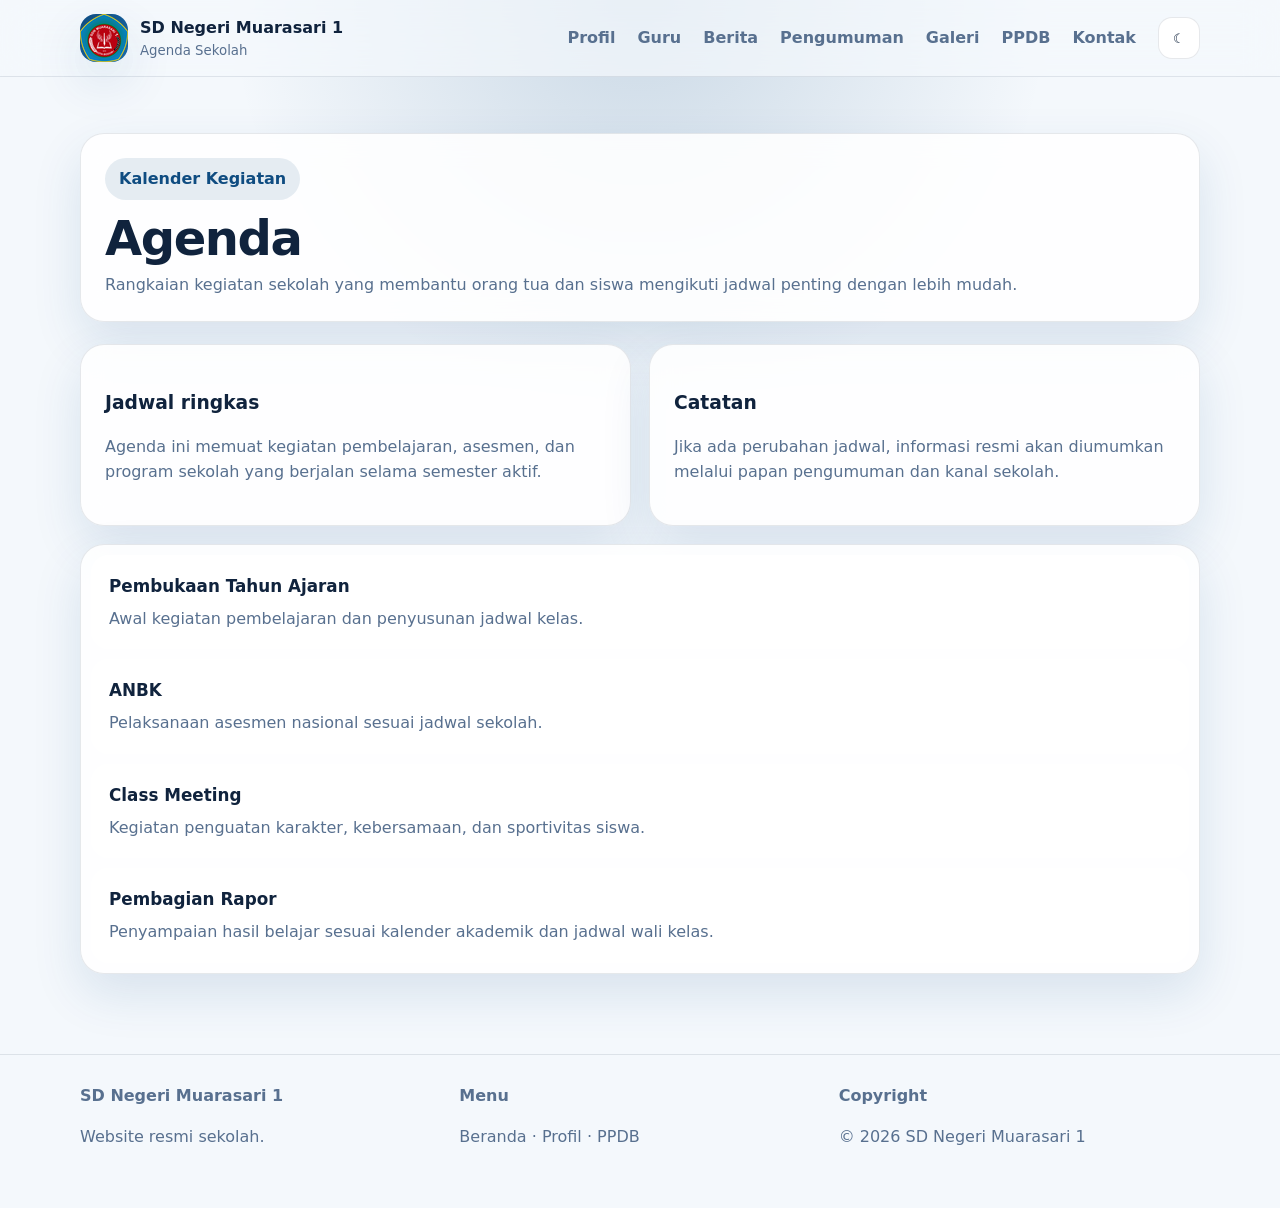
<file: agenda.html>
<!doctype html>
<html lang="id" data-theme="light">
<head>
  <meta charset="utf-8">
  <meta name="viewport" content="width=device-width, initial-scale=1">
  <meta name="description" content="Agenda dan kalender kegiatan SD Negeri Muarasari 1.">
  <title>Agenda | SD Negeri Muarasari 1</title>
  <link rel="stylesheet" href="assets/css/style.css">
  <script defer src="assets/js/app.js"></script>
</head>
<body>
  <div class="progress-bar" id="progressBar"></div>
  <div class="loader" id="loader" aria-hidden="true"><div class="loader__ring"></div><div class="loader__text">SD Negeri Muarasari 1</div></div>
  <header class="site-header">
    <nav class="nav container">
      <a class="brand" href="index.html" aria-label="SD Negeri Muarasari 1 beranda">
        <span class="brand__logo brand__logo--header">SM1</span>
        <span><strong>SD Negeri Muarasari 1</strong><small>Agenda Sekolah</small></span>
      </a>
      <button class="nav__toggle" id="navToggle" aria-label="Buka menu" aria-expanded="false">☰</button>
      <div class="nav__links" id="navLinks">
        <a href="profil.html">Profil</a><a href="guru.html">Guru</a><a href="berita.html">Berita</a><a href="pengumuman.html">Pengumuman</a><a href="galeri.html">Galeri</a><a href="ppdb.html">PPDB</a><a href="kontak.html">Kontak</a><button class="theme-btn" id="themeBtn" type="button" aria-label="Ubah tema">☾</button>
      </div>
    </nav>
  </header>

  <main class="page-section">
    <div class="container">
      <div class="section-title reveal is-visible">
        <span>Kalender Kegiatan</span>
        <h1>Agenda</h1>
        <p>Rangkaian kegiatan sekolah yang membantu orang tua dan siswa mengikuti jadwal penting dengan lebih mudah.</p>
      </div>

      <div class="grid cards-2" style="margin-bottom:18px;">
        <article class="card reveal is-visible">
          <h3>Jadwal ringkas</h3>
          <p>Agenda ini memuat kegiatan pembelajaran, asesmen, dan program sekolah yang berjalan selama semester aktif.</p>
        </article>
        <article class="card reveal is-visible">
          <h3>Catatan</h3>
          <p>Jika ada perubahan jadwal, informasi resmi akan diumumkan melalui papan pengumuman dan kanal sekolah.</p>
        </article>
      </div>

      <div class="timeline reveal is-visible">
        <div class="timeline-item"><h3>Pembukaan Tahun Ajaran</h3><p>Awal kegiatan pembelajaran dan penyusunan jadwal kelas.</p></div>
        <div class="timeline-item"><h3>ANBK</h3><p>Pelaksanaan asesmen nasional sesuai jadwal sekolah.</p></div>
        <div class="timeline-item"><h3>Class Meeting</h3><p>Kegiatan penguatan karakter, kebersamaan, dan sportivitas siswa.</p></div>
        <div class="timeline-item"><h3>Pembagian Rapor</h3><p>Penyampaian hasil belajar sesuai kalender akademik dan jadwal wali kelas.</p></div>
      </div>
    </div>
  </main>

  <button class="to-top" id="toTop" aria-label="Kembali ke atas">↑</button>
  <footer class="footer">
    <div class="container footer__grid">
      <div><strong>SD Negeri Muarasari 1</strong><p>Website resmi sekolah.</p></div>
      <div><strong>Menu</strong><p><a href="index.html">Beranda</a> · <a href="profil.html">Profil</a> · <a href="ppdb.html">PPDB</a></p></div>
      <div><strong>Copyright</strong><p>© <span id="year"></span> SD Negeri Muarasari 1</p></div>
    </div>
  </footer>
</body>
</html>
</file>
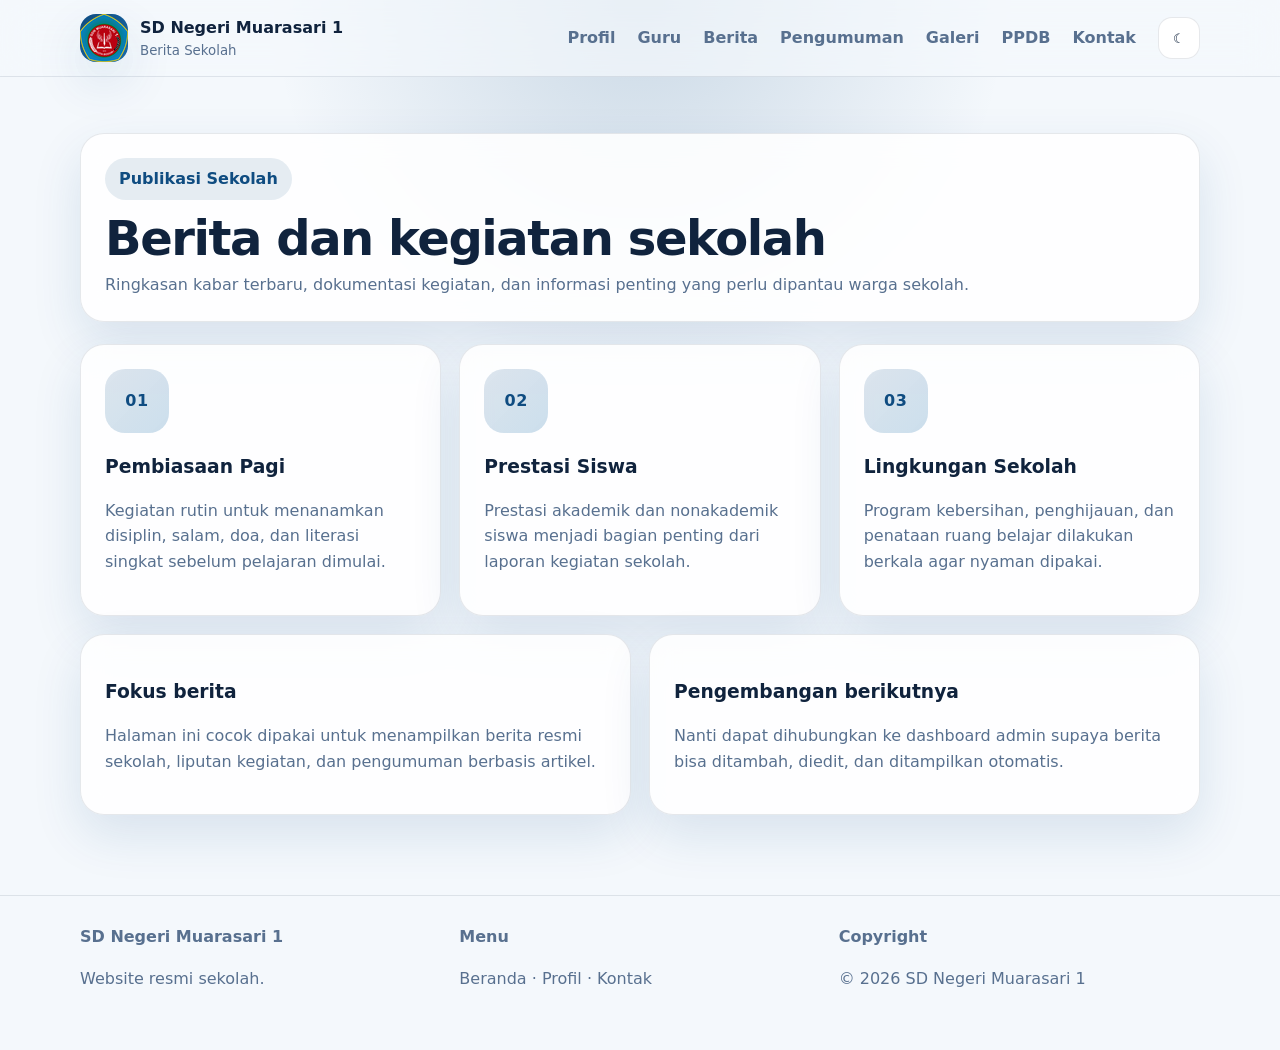
<file: berita.html>
<!doctype html>
<html lang="id" data-theme="light">
<head>
  <meta charset="utf-8">
  <meta name="viewport" content="width=device-width, initial-scale=1">
  <meta name="description" content="Berita sekolah resmi SD Negeri Muarasari 1.">
  <meta name="theme-color" content="#0f4c81">
  <title>Berita | SD Negeri Muarasari 1</title>
  <link rel="manifest" href="manifest.json">
  <link rel="stylesheet" href="assets/css/style.css">
  <script defer src="assets/js/app.js"></script>
</head>
<body>
  <div class="progress-bar" id="progressBar"></div>
  <div class="loader" id="loader" aria-hidden="true"><div class="loader__ring"></div><div class="loader__text">SD Negeri Muarasari 1</div></div>

  <header class="site-header">
    <nav class="nav container">
      <a class="brand" href="index.html" aria-label="SD Negeri Muarasari 1 beranda">
        <span class="brand__logo brand__logo--header">SM1</span>
        <span><strong>SD Negeri Muarasari 1</strong><small>Berita Sekolah</small></span>
      </a>
      <button class="nav__toggle" id="navToggle" aria-label="Buka menu" aria-expanded="false">☰</button>
      <div class="nav__links" id="navLinks">
        <a href="index.html#profil">Profil</a>
        <a href="guru.html">Guru</a>
        <a href="berita.html">Berita</a>
        <a href="pengumuman.html">Pengumuman</a>
        <a href="galeri.html">Galeri</a>
        <a href="ppdb.html">PPDB</a>
        <a href="kontak.html">Kontak</a>
        <button class="theme-btn" id="themeBtn" type="button" aria-label="Ubah tema">☾</button>
      </div>
    </nav>
  </header>

  <main class="page-section">
    <div class="container">
      <div class="section-title reveal is-visible">
        <span>Publikasi Sekolah</span>
        <h1>Berita dan kegiatan sekolah</h1>
        <p>Ringkasan kabar terbaru, dokumentasi kegiatan, dan informasi penting yang perlu dipantau warga sekolah.</p>
      </div>

      <div class="grid cards-3">
        <article class="card reveal is-visible">
          <div class="avatar">01</div>
          <h3>Pembiasaan Pagi</h3>
          <p>Kegiatan rutin untuk menanamkan disiplin, salam, doa, dan literasi singkat sebelum pelajaran dimulai.</p>
        </article>
        <article class="card reveal is-visible">
          <div class="avatar">02</div>
          <h3>Prestasi Siswa</h3>
          <p>Prestasi akademik dan nonakademik siswa menjadi bagian penting dari laporan kegiatan sekolah.</p>
        </article>
        <article class="card reveal is-visible">
          <div class="avatar">03</div>
          <h3>Lingkungan Sekolah</h3>
          <p>Program kebersihan, penghijauan, dan penataan ruang belajar dilakukan berkala agar nyaman dipakai.</p>
        </article>
      </div>

      <div class="grid cards-2" style="margin-top:18px;">
        <article class="card reveal is-visible">
          <h3>Fokus berita</h3>
          <p>Halaman ini cocok dipakai untuk menampilkan berita resmi sekolah, liputan kegiatan, dan pengumuman berbasis artikel.</p>
        </article>
        <article class="card reveal is-visible">
          <h3>Pengembangan berikutnya</h3>
          <p>Nanti dapat dihubungkan ke dashboard admin supaya berita bisa ditambah, diedit, dan ditampilkan otomatis.</p>
        </article>
      </div>
    </div>
  </main>

  <button class="to-top" id="toTop" aria-label="Kembali ke atas">↑</button>
  <footer class="footer">
    <div class="container footer__grid">
      <div><strong>SD Negeri Muarasari 1</strong><p>Website resmi sekolah.</p></div>
      <div><strong>Menu</strong><p><a href="index.html">Beranda</a> · <a href="profil.html">Profil</a> · <a href="kontak.html">Kontak</a></p></div>
      <div><strong>Copyright</strong><p>© <span id="year"></span> SD Negeri Muarasari 1</p></div>
    </div>
  </footer>
</body>
</html>
</file>
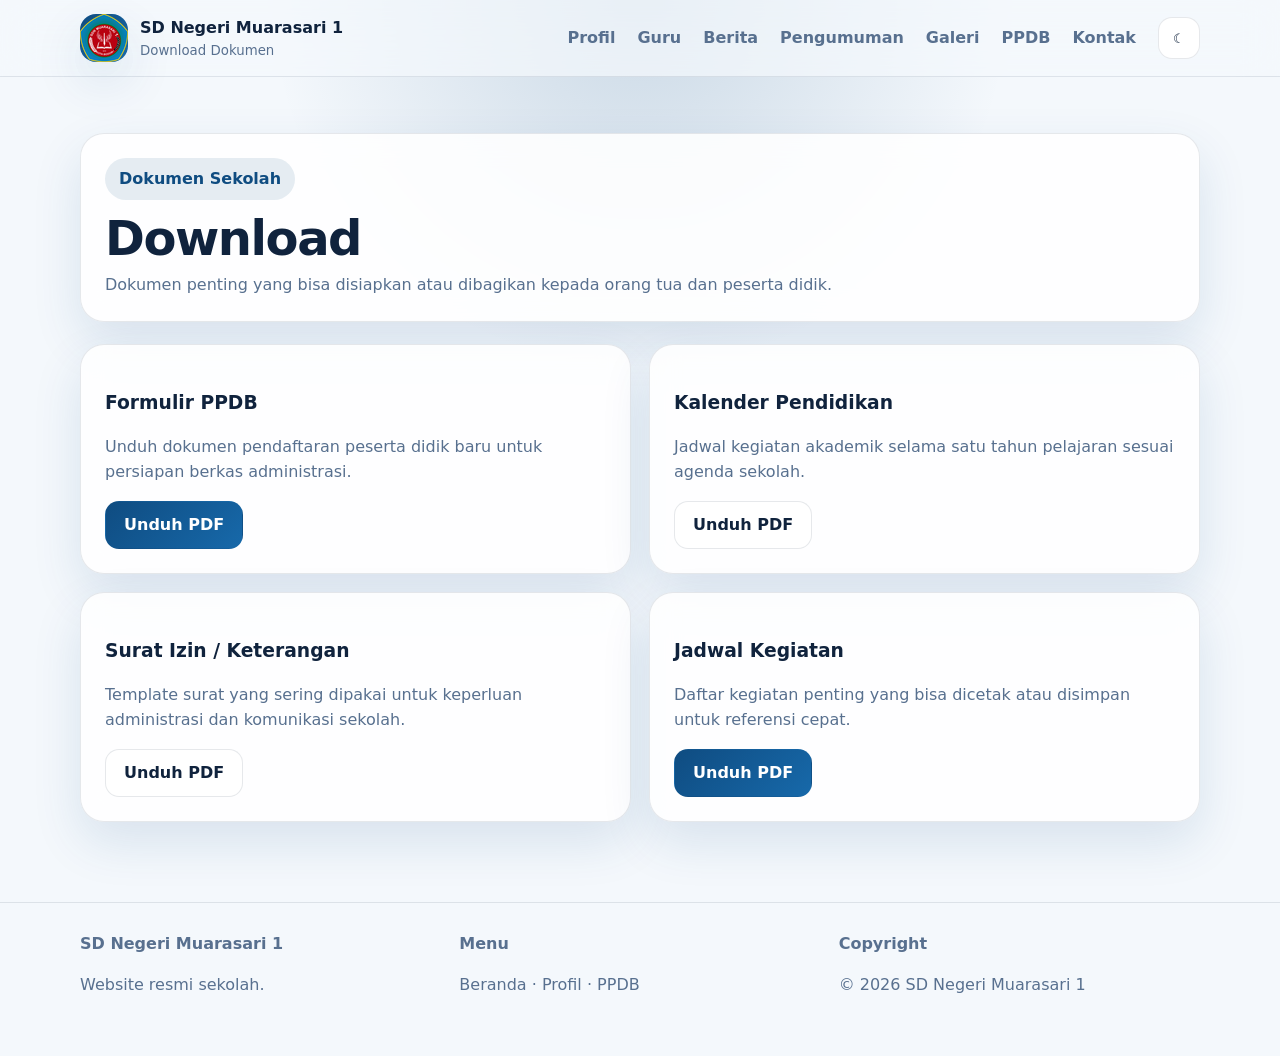
<file: download.html>
<!doctype html>
<html lang="id" data-theme="light">
<head>
  <meta charset="utf-8">
  <meta name="viewport" content="width=device-width, initial-scale=1">
  <meta name="description" content="Unduhan dokumen resmi SD Negeri Muarasari 1.">
  <title>Download | SD Negeri Muarasari 1</title>
  <link rel="stylesheet" href="assets/css/style.css">
  <script defer src="assets/js/app.js"></script>
</head>
<body>
  <div class="progress-bar" id="progressBar"></div>
  <div class="loader" id="loader" aria-hidden="true"><div class="loader__ring"></div><div class="loader__text">SD Negeri Muarasari 1</div></div>
  <header class="site-header">
    <nav class="nav container">
      <a class="brand" href="index.html" aria-label="SD Negeri Muarasari 1 beranda">
        <span class="brand__logo brand__logo--header">SM1</span>
        <span><strong>SD Negeri Muarasari 1</strong><small>Download Dokumen</small></span>
      </a>
      <button class="nav__toggle" id="navToggle" aria-label="Buka menu" aria-expanded="false">☰</button>
      <div class="nav__links" id="navLinks">
        <a href="profil.html">Profil</a><a href="guru.html">Guru</a><a href="berita.html">Berita</a><a href="pengumuman.html">Pengumuman</a><a href="galeri.html">Galeri</a><a href="ppdb.html">PPDB</a><a href="kontak.html">Kontak</a><button class="theme-btn" id="themeBtn" type="button" aria-label="Ubah tema">☾</button>
      </div>
    </nav>
  </header>

  <main class="page-section">
    <div class="container">
      <div class="section-title reveal is-visible">
        <span>Dokumen Sekolah</span>
        <h1>Download</h1>
        <p>Dokumen penting yang bisa disiapkan atau dibagikan kepada orang tua dan peserta didik.</p>
      </div>

      <div class="grid cards-2">
        <section class="card reveal is-visible">
          <h3>Formulir PPDB</h3>
          <p>Unduh dokumen pendaftaran peserta didik baru untuk persiapan berkas administrasi.</p>
          <a class="btn btn--primary" href="#">Unduh PDF</a>
        </section>
        <section class="card reveal is-visible">
          <h3>Kalender Pendidikan</h3>
          <p>Jadwal kegiatan akademik selama satu tahun pelajaran sesuai agenda sekolah.</p>
          <a class="btn btn--ghost" href="#">Unduh PDF</a>
        </section>
        <section class="card reveal is-visible">
          <h3>Surat Izin / Keterangan</h3>
          <p>Template surat yang sering dipakai untuk keperluan administrasi dan komunikasi sekolah.</p>
          <a class="btn btn--ghost" href="#">Unduh PDF</a>
        </section>
        <section class="card reveal is-visible">
          <h3>Jadwal Kegiatan</h3>
          <p>Daftar kegiatan penting yang bisa dicetak atau disimpan untuk referensi cepat.</p>
          <a class="btn btn--primary" href="#">Unduh PDF</a>
        </section>
      </div>
    </div>
  </main>

  <button class="to-top" id="toTop" aria-label="Kembali ke atas">↑</button>
  <footer class="footer">
    <div class="container footer__grid">
      <div><strong>SD Negeri Muarasari 1</strong><p>Website resmi sekolah.</p></div>
      <div><strong>Menu</strong><p><a href="index.html">Beranda</a> · <a href="profil.html">Profil</a> · <a href="ppdb.html">PPDB</a></p></div>
      <div><strong>Copyright</strong><p>© <span id="year"></span> SD Negeri Muarasari 1</p></div>
    </div>
  </footer>
</body>
</html>
</file>
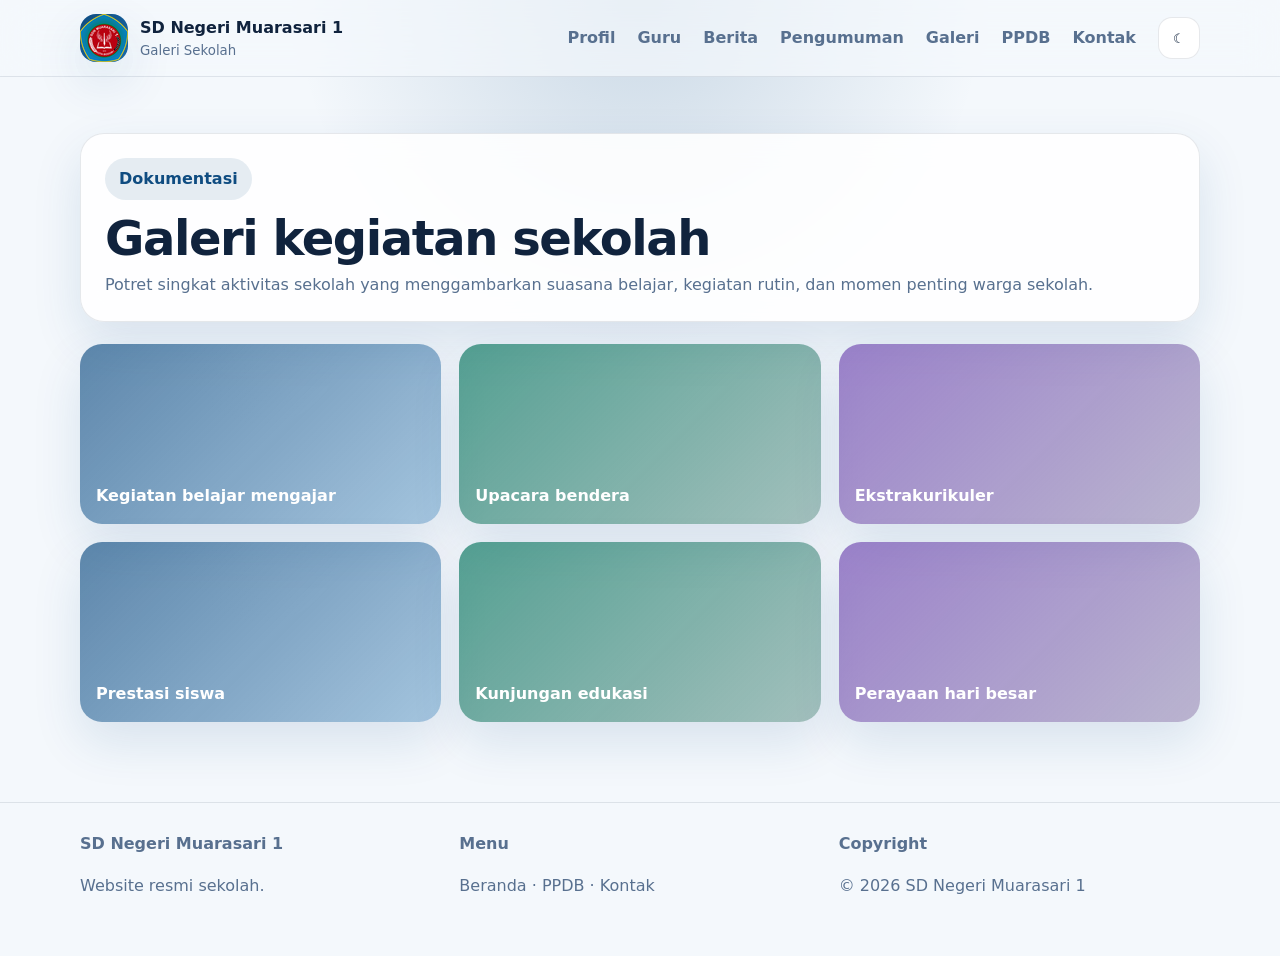
<file: galeri.html>
<!doctype html>
<html lang="id" data-theme="light">
<head>
  <meta charset="utf-8">
  <meta name="viewport" content="width=device-width, initial-scale=1">
  <meta name="description" content="Galeri kegiatan SD Negeri Muarasari 1.">
  <meta name="theme-color" content="#0f4c81">
  <title>Galeri | SD Negeri Muarasari 1</title>
  <link rel="manifest" href="manifest.json">
  <link rel="stylesheet" href="assets/css/style.css">
  <script defer src="assets/js/app.js"></script>
</head>
<body>
  <div class="progress-bar" id="progressBar"></div>
  <div class="loader" id="loader" aria-hidden="true"><div class="loader__ring"></div><div class="loader__text">SD Negeri Muarasari 1</div></div>

  <header class="site-header">
    <nav class="nav container">
      <a class="brand" href="index.html"><span class="brand__logo brand__logo--header">SM1</span><span><strong>SD Negeri Muarasari 1</strong><small>Galeri Sekolah</small></span></a>
      <button class="nav__toggle" id="navToggle" aria-label="Buka menu" aria-expanded="false">☰</button>
      <div class="nav__links" id="navLinks">
        <a href="index.html#profil">Profil</a>
        <a href="guru.html">Guru</a>
        <a href="berita.html">Berita</a>
        <a href="pengumuman.html">Pengumuman</a>
        <a href="galeri.html">Galeri</a>
        <a href="ppdb.html">PPDB</a>
        <a href="kontak.html">Kontak</a>
        <button class="theme-btn" id="themeBtn" type="button" aria-label="Ubah tema">☾</button>
      </div>
    </nav>
  </header>

  <main class="page-section">
    <div class="container">
      <div class="section-title reveal is-visible">
        <span>Dokumentasi</span>
        <h1>Galeri kegiatan sekolah</h1>
        <p>Potret singkat aktivitas sekolah yang menggambarkan suasana belajar, kegiatan rutin, dan momen penting warga sekolah.</p>
      </div>

      <div class="grid gallery-grid">
        <div class="gallery-item reveal is-visible">Kegiatan belajar mengajar</div>
        <div class="gallery-item reveal is-visible">Upacara bendera</div>
        <div class="gallery-item reveal is-visible">Ekstrakurikuler</div>
        <div class="gallery-item reveal is-visible">Prestasi siswa</div>
        <div class="gallery-item reveal is-visible">Kunjungan edukasi</div>
        <div class="gallery-item reveal is-visible">Perayaan hari besar</div>
      </div>
    </div>
  </main>

  <button class="to-top" id="toTop" aria-label="Kembali ke atas">↑</button>
  <footer class="footer">
    <div class="container footer__grid">
      <div><strong>SD Negeri Muarasari 1</strong><p>Website resmi sekolah.</p></div>
      <div><strong>Menu</strong><p><a href="index.html">Beranda</a> · <a href="ppdb.html">PPDB</a> · <a href="kontak.html">Kontak</a></p></div>
      <div><strong>Copyright</strong><p>© <span id="year"></span> SD Negeri Muarasari 1</p></div>
    </div>
  </footer>
</body>
</html>
</file>
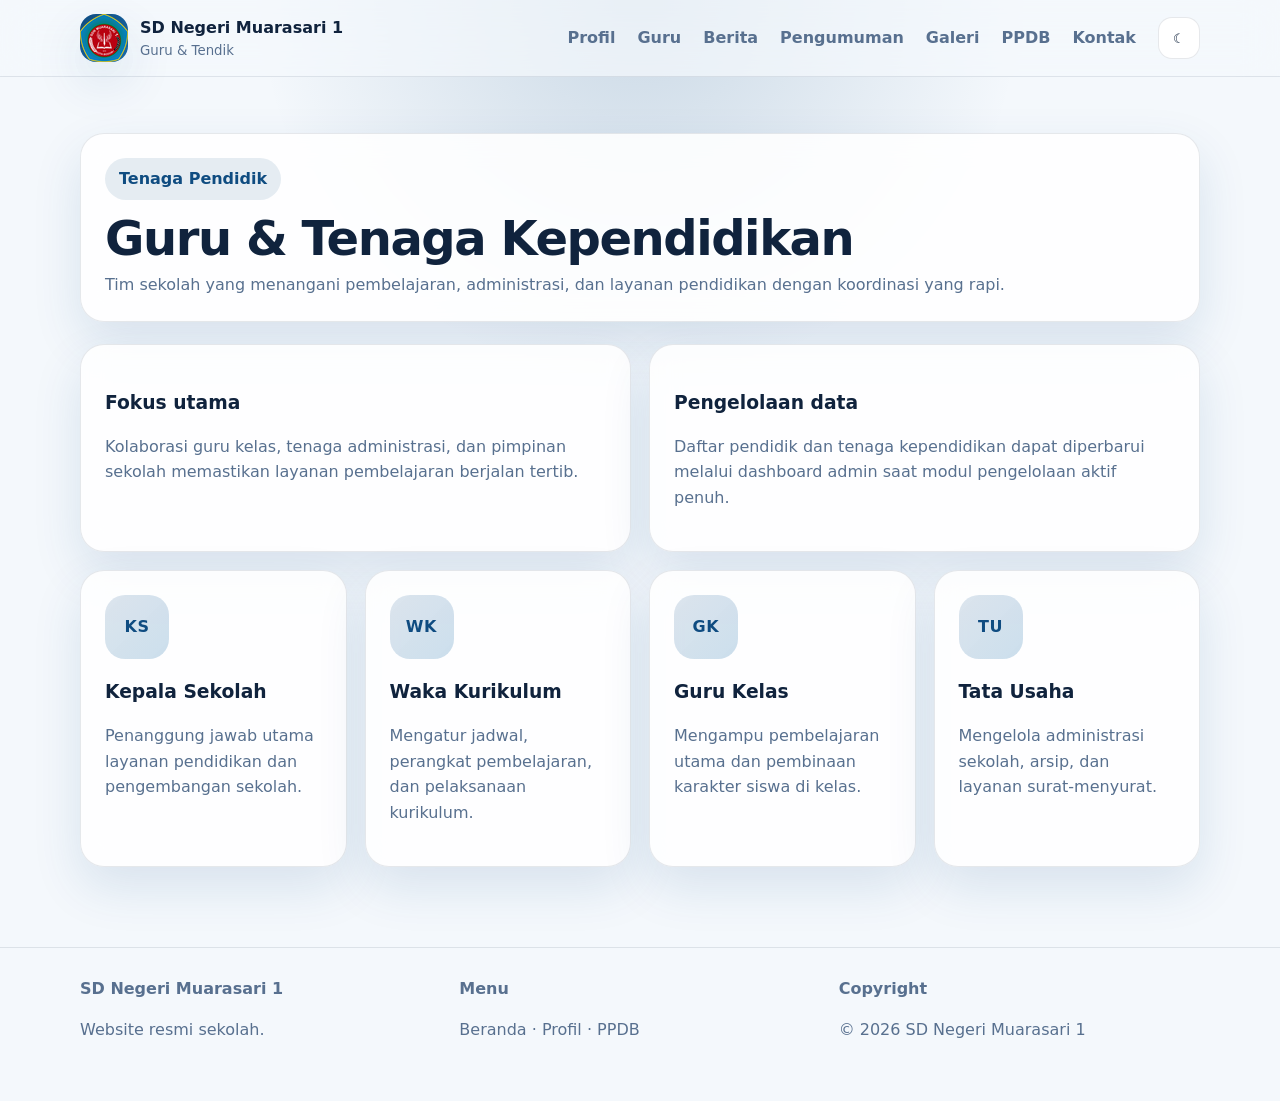
<file: guru.html>
<!doctype html>
<html lang="id" data-theme="light">
<head>
  <meta charset="utf-8">
  <meta name="viewport" content="width=device-width, initial-scale=1">
  <meta name="description" content="Data guru dan tenaga kependidikan SD Negeri Muarasari 1.">
  <meta name="theme-color" content="#0f4c81">
  <title>Guru & Tendik | SD Negeri Muarasari 1</title>
  <link rel="manifest" href="manifest.json">
  <link rel="stylesheet" href="assets/css/style.css">
  <script defer src="assets/js/app.js"></script>
</head>
<body>
  <div class="progress-bar" id="progressBar"></div>
  <div class="loader" id="loader" aria-hidden="true"><div class="loader__ring"></div><div class="loader__text">SD Negeri Muarasari 1</div></div>

  <header class="site-header">
    <nav class="nav container">
      <a class="brand" href="index.html" aria-label="SD Negeri Muarasari 1 beranda">
        <span class="brand__logo brand__logo--header">SM1</span>
        <span><strong>SD Negeri Muarasari 1</strong><small>Guru & Tendik</small></span>
      </a>
      <button class="nav__toggle" id="navToggle" aria-label="Buka menu" aria-expanded="false">☰</button>
      <div class="nav__links" id="navLinks">
        <a href="index.html#profil">Profil</a>
        <a href="guru.html">Guru</a>
        <a href="berita.html">Berita</a>
        <a href="pengumuman.html">Pengumuman</a>
        <a href="galeri.html">Galeri</a>
        <a href="ppdb.html">PPDB</a>
        <a href="kontak.html">Kontak</a>
        <button class="theme-btn" id="themeBtn" type="button" aria-label="Ubah tema">☾</button>
      </div>
    </nav>
  </header>

  <main class="page-section">
    <div class="container">
      <div class="section-title reveal is-visible">
        <span>Tenaga Pendidik</span>
        <h1>Guru & Tenaga Kependidikan</h1>
        <p>Tim sekolah yang menangani pembelajaran, administrasi, dan layanan pendidikan dengan koordinasi yang rapi.</p>
      </div>

      <div class="grid cards-2" style="margin-bottom:18px;">
        <article class="card reveal is-visible">
          <h3>Fokus utama</h3>
          <p>Kolaborasi guru kelas, tenaga administrasi, dan pimpinan sekolah memastikan layanan pembelajaran berjalan tertib.</p>
        </article>
        <article class="card reveal is-visible">
          <h3>Pengelolaan data</h3>
          <p>Daftar pendidik dan tenaga kependidikan dapat diperbarui melalui dashboard admin saat modul pengelolaan aktif penuh.</p>
        </article>
      </div>

      <div class="grid cards-4">
        <article class="card person-card reveal is-visible">
          <div class="avatar">KS</div>
          <h3>Kepala Sekolah</h3>
          <p>Penanggung jawab utama layanan pendidikan dan pengembangan sekolah.</p>
        </article>
        <article class="card person-card reveal is-visible">
          <div class="avatar">WK</div>
          <h3>Waka Kurikulum</h3>
          <p>Mengatur jadwal, perangkat pembelajaran, dan pelaksanaan kurikulum.</p>
        </article>
        <article class="card person-card reveal is-visible">
          <div class="avatar">GK</div>
          <h3>Guru Kelas</h3>
          <p>Mengampu pembelajaran utama dan pembinaan karakter siswa di kelas.</p>
        </article>
        <article class="card person-card reveal is-visible">
          <div class="avatar">TU</div>
          <h3>Tata Usaha</h3>
          <p>Mengelola administrasi sekolah, arsip, dan layanan surat-menyurat.</p>
        </article>
      </div>
    </div>
  </main>

  <button class="to-top" id="toTop" aria-label="Kembali ke atas">↑</button>
  <footer class="footer">
    <div class="container footer__grid">
      <div><strong>SD Negeri Muarasari 1</strong><p>Website resmi sekolah.</p></div>
      <div><strong>Menu</strong><p><a href="index.html">Beranda</a> · <a href="profil.html">Profil</a> · <a href="ppdb.html">PPDB</a></p></div>
      <div><strong>Copyright</strong><p>© <span id="year"></span> SD Negeri Muarasari 1</p></div>
    </div>
  </footer>
</body>
</html>
</file>
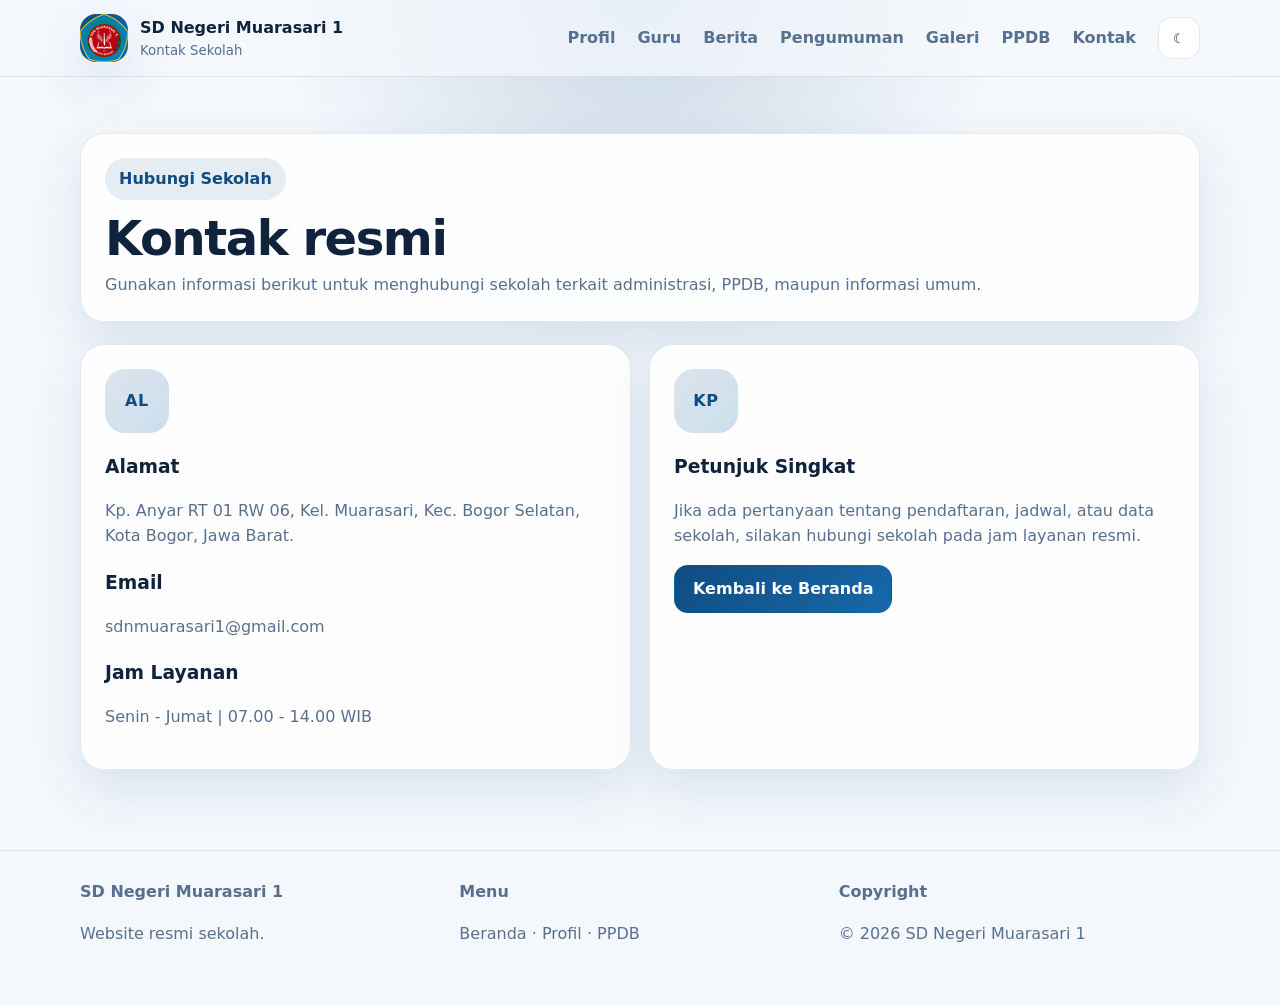
<file: kontak.html>
<!doctype html>
<html lang="id" data-theme="light">
<head>
  <meta charset="utf-8">
  <meta name="viewport" content="width=device-width, initial-scale=1">
  <meta name="description" content="Kontak resmi SD Negeri Muarasari 1.">
  <meta name="theme-color" content="#0f4c81">
  <title>Kontak - SD Negeri Muarasari 1</title>
  <link rel="manifest" href="manifest.json">
  <link rel="stylesheet" href="assets/css/style.css">
  <script defer src="assets/js/app.js"></script>
</head>
<body>
  <div class="progress-bar" id="progressBar"></div>
  <div class="loader" id="loader" aria-hidden="true"><div class="loader__ring"></div><div class="loader__text">SD Negeri Muarasari 1</div></div>

  <header class="site-header">
    <nav class="nav container">
      <a class="brand" href="index.html">
        <span class="brand__logo brand__logo--header">SM1</span>
        <span><strong>SD Negeri Muarasari 1</strong><small>Kontak Sekolah</small></span>
      </a>
      <button class="nav__toggle" id="navToggle" aria-label="Buka menu" aria-expanded="false">☰</button>
      <div class="nav__links" id="navLinks">
        <a href="index.html#profil">Profil</a>
        <a href="guru.html">Guru</a>
        <a href="berita.html">Berita</a>
        <a href="pengumuman.html">Pengumuman</a>
        <a href="galeri.html">Galeri</a>
        <a href="ppdb.html">PPDB</a>
        <a href="kontak.html">Kontak</a>
        <button class="theme-btn" id="themeBtn" type="button" aria-label="Ubah tema">☾</button>
      </div>
    </nav>
  </header>

  <main class="page-section">
    <div class="container">
      <div class="section-title reveal is-visible">
        <span>Hubungi Sekolah</span>
        <h1>Kontak resmi</h1>
        <p>Gunakan informasi berikut untuk menghubungi sekolah terkait administrasi, PPDB, maupun informasi umum.</p>
      </div>

      <div class="grid cards-2">
        <article class="card reveal is-visible">
          <div class="avatar">AL</div>
          <h3>Alamat</h3>
          <p>Kp. Anyar RT 01 RW 06, Kel. Muarasari, Kec. Bogor Selatan, Kota Bogor, Jawa Barat.</p>
          <h3>Email</h3>
          <p>sdnmuarasari1@gmail.com</p>
          <h3>Jam Layanan</h3>
          <p>Senin - Jumat | 07.00 - 14.00 WIB</p>
        </article>

        <article class="card reveal is-visible">
          <div class="avatar">KP</div>
          <h3>Petunjuk Singkat</h3>
          <p>Jika ada pertanyaan tentang pendaftaran, jadwal, atau data sekolah, silakan hubungi sekolah pada jam layanan resmi.</p>
          <a class="btn btn--primary" href="index.html">Kembali ke Beranda</a>
        </article>
      </div>
    </div>
  </main>

  <button class="to-top" id="toTop" aria-label="Kembali ke atas">↑</button>
  <footer class="footer">
    <div class="container footer__grid">
      <div><strong>SD Negeri Muarasari 1</strong><p>Website resmi sekolah.</p></div>
      <div><strong>Menu</strong><p><a href="index.html">Beranda</a> · <a href="profil.html">Profil</a> · <a href="ppdb.html">PPDB</a></p></div>
      <div><strong>Copyright</strong><p>© <span id="year"></span> SD Negeri Muarasari 1</p></div>
    </div>
  </footer>
</body>
</html>
</file>
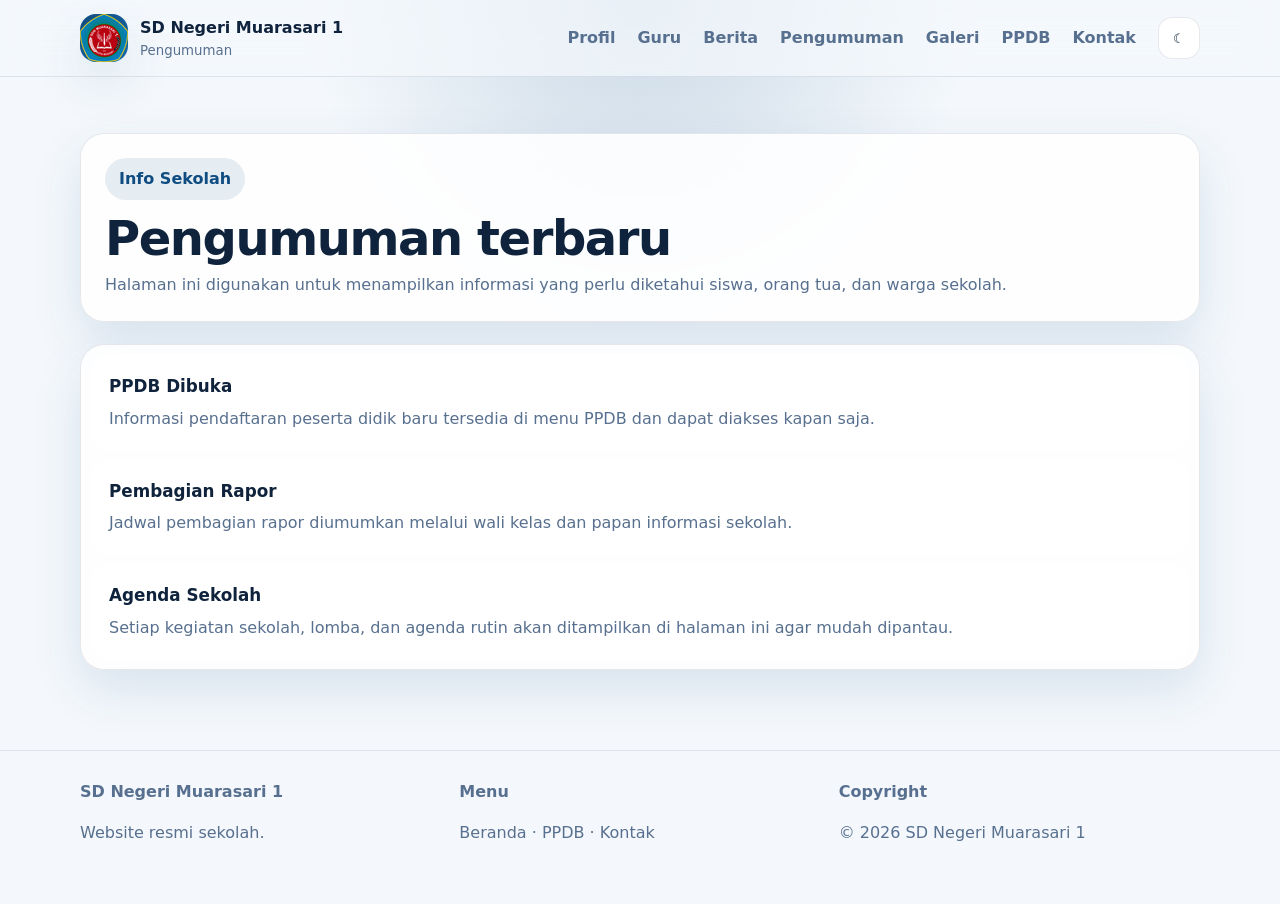
<file: pengumuman.html>
<!doctype html>
<html lang="id" data-theme="light">
<head>
  <meta charset="utf-8">
  <meta name="viewport" content="width=device-width, initial-scale=1">
  <meta name="description" content="Pengumuman resmi SD Negeri Muarasari 1.">
  <meta name="theme-color" content="#0f4c81">
  <title>Pengumuman | SD Negeri Muarasari 1</title>
  <link rel="manifest" href="manifest.json">
  <link rel="stylesheet" href="assets/css/style.css">
  <script defer src="assets/js/app.js"></script>
</head>
<body>
  <div class="progress-bar" id="progressBar"></div>
  <div class="loader" id="loader" aria-hidden="true"><div class="loader__ring"></div><div class="loader__text">SD Negeri Muarasari 1</div></div>

  <header class="site-header">
    <nav class="nav container">
      <a class="brand" href="index.html"><span class="brand__logo brand__logo--header">SM1</span><span><strong>SD Negeri Muarasari 1</strong><small>Pengumuman</small></span></a>
      <button class="nav__toggle" id="navToggle" aria-label="Buka menu" aria-expanded="false">☰</button>
      <div class="nav__links" id="navLinks">
        <a href="index.html#profil">Profil</a>
        <a href="guru.html">Guru</a>
        <a href="berita.html">Berita</a>
        <a href="pengumuman.html">Pengumuman</a>
        <a href="galeri.html">Galeri</a>
        <a href="ppdb.html">PPDB</a>
        <a href="kontak.html">Kontak</a>
        <button class="theme-btn" id="themeBtn" type="button" aria-label="Ubah tema">☾</button>
      </div>
    </nav>
  </header>

  <main class="page-section">
    <div class="container">
      <div class="section-title reveal is-visible">
        <span>Info Sekolah</span>
        <h1>Pengumuman terbaru</h1>
        <p>Halaman ini digunakan untuk menampilkan informasi yang perlu diketahui siswa, orang tua, dan warga sekolah.</p>
      </div>

      <div class="timeline">
        <div class="timeline-item reveal is-visible">
          <h3>PPDB Dibuka</h3>
          <p>Informasi pendaftaran peserta didik baru tersedia di menu PPDB dan dapat diakses kapan saja.</p>
        </div>
        <div class="timeline-item reveal is-visible">
          <h3>Pembagian Rapor</h3>
          <p>Jadwal pembagian rapor diumumkan melalui wali kelas dan papan informasi sekolah.</p>
        </div>
        <div class="timeline-item reveal is-visible">
          <h3>Agenda Sekolah</h3>
          <p>Setiap kegiatan sekolah, lomba, dan agenda rutin akan ditampilkan di halaman ini agar mudah dipantau.</p>
        </div>
      </div>
    </div>
  </main>

  <button class="to-top" id="toTop" aria-label="Kembali ke atas">↑</button>
  <footer class="footer">
    <div class="container footer__grid">
      <div><strong>SD Negeri Muarasari 1</strong><p>Website resmi sekolah.</p></div>
      <div><strong>Menu</strong><p><a href="index.html">Beranda</a> · <a href="ppdb.html">PPDB</a> · <a href="kontak.html">Kontak</a></p></div>
      <div><strong>Copyright</strong><p>© <span id="year"></span> SD Negeri Muarasari 1</p></div>
    </div>
  </footer>
</body>
</html>
</file>
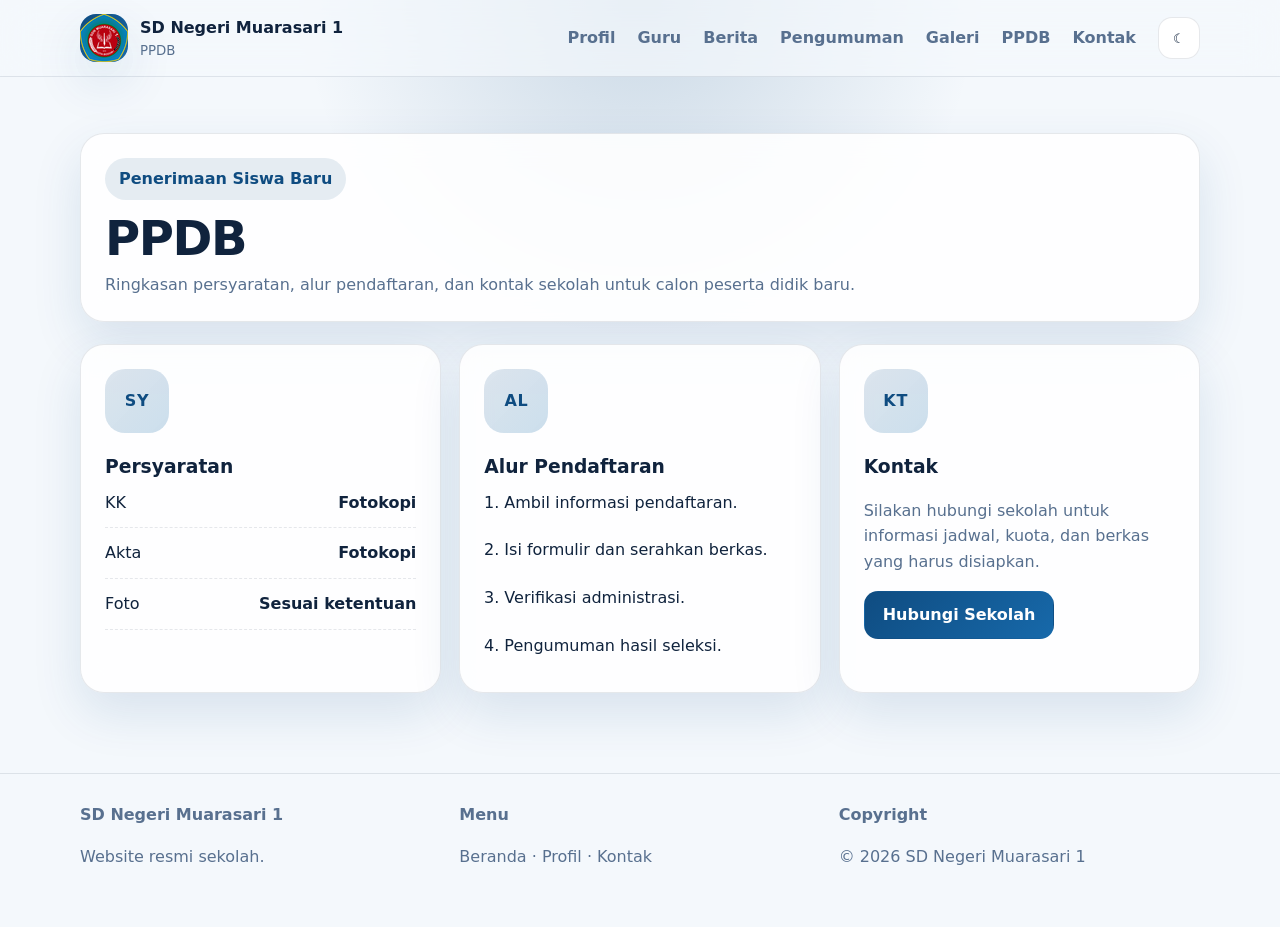
<file: ppdb.html>
<!doctype html>
<html lang="id" data-theme="light">
<head>
  <meta charset="utf-8">
  <meta name="viewport" content="width=device-width, initial-scale=1">
  <meta name="description" content="Informasi PPDB SD Negeri Muarasari 1.">
  <meta name="theme-color" content="#0f4c81">
  <title>PPDB | SD Negeri Muarasari 1</title>
  <link rel="manifest" href="manifest.json">
  <link rel="stylesheet" href="assets/css/style.css">
  <script defer src="assets/js/app.js"></script>
</head>
<body>
  <div class="progress-bar" id="progressBar"></div>
  <div class="loader" id="loader" aria-hidden="true"><div class="loader__ring"></div><div class="loader__text">SD Negeri Muarasari 1</div></div>

  <header class="site-header">
    <nav class="nav container">
      <a class="brand" href="index.html">
        <span class="brand__logo brand__logo--header">SM1</span>
        <span><strong>SD Negeri Muarasari 1</strong><small>PPDB</small></span>
      </a>
      <button class="nav__toggle" id="navToggle" aria-label="Buka menu" aria-expanded="false">☰</button>
      <div class="nav__links" id="navLinks">
        <a href="index.html#profil">Profil</a>
        <a href="guru.html">Guru</a>
        <a href="berita.html">Berita</a>
        <a href="pengumuman.html">Pengumuman</a>
        <a href="galeri.html">Galeri</a>
        <a href="ppdb.html">PPDB</a>
        <a href="kontak.html">Kontak</a>
        <button class="theme-btn" id="themeBtn" type="button" aria-label="Ubah tema">☾</button>
      </div>
    </nav>
  </header>

  <main class="page-section">
    <div class="container">
      <div class="section-title reveal is-visible">
        <span>Penerimaan Siswa Baru</span>
        <h1>PPDB</h1>
        <p>Ringkasan persyaratan, alur pendaftaran, dan kontak sekolah untuk calon peserta didik baru.</p>
      </div>

      <div class="grid cards-3">
        <article class="card reveal is-visible">
          <div class="avatar">SY</div>
          <h3>Persyaratan</h3>
          <ul class="list">
            <li><span>KK</span><strong>Fotokopi</strong></li>
            <li><span>Akta</span><strong>Fotokopi</strong></li>
            <li><span>Foto</span><strong>Sesuai ketentuan</strong></li>
          </ul>
        </article>

        <article class="card reveal is-visible">
          <div class="avatar">AL</div>
          <h3>Alur Pendaftaran</h3>
          <ol class="list list--ordered">
            <li>Ambil informasi pendaftaran.</li>
            <li>Isi formulir dan serahkan berkas.</li>
            <li>Verifikasi administrasi.</li>
            <li>Pengumuman hasil seleksi.</li>
          </ol>
        </article>

        <article class="card reveal is-visible">
          <div class="avatar">KT</div>
          <h3>Kontak</h3>
          <p>Silakan hubungi sekolah untuk informasi jadwal, kuota, dan berkas yang harus disiapkan.</p>
          <a class="btn btn--primary" href="kontak.html">Hubungi Sekolah</a>
        </article>
      </div>
    </div>
  </main>

  <button class="to-top" id="toTop" aria-label="Kembali ke atas">↑</button>
  <footer class="footer">
    <div class="container footer__grid">
      <div><strong>SD Negeri Muarasari 1</strong><p>Website resmi sekolah.</p></div>
      <div><strong>Menu</strong><p><a href="index.html">Beranda</a> · <a href="profil.html">Profil</a> · <a href="kontak.html">Kontak</a></p></div>
      <div><strong>Copyright</strong><p>© <span id="year"></span> SD Negeri Muarasari 1</p></div>
    </div>
  </footer>
</body>
</html>
</file>
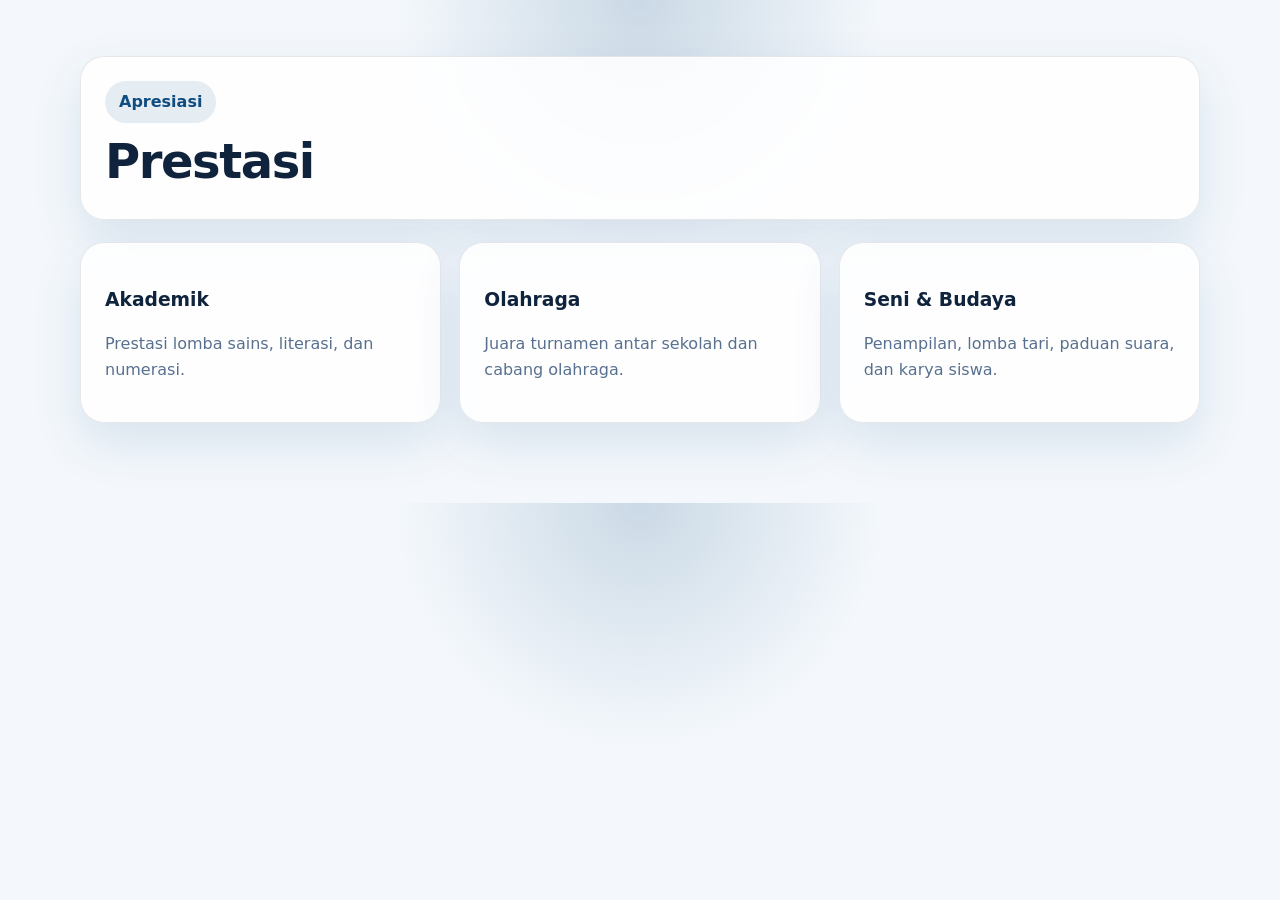
<file: prestasi.html>
<!doctype html>
<html lang="id">
<head>
  <meta charset="utf-8">
  <meta name="viewport" content="width=device-width, initial-scale=1">
  <title>Prestasi | SD Negeri Muarasari 1</title>
  <link rel="stylesheet" href="assets/css/style.css">
</head>
<body>
  <main class="page-section">
    <div class="container">
      <div class="section-title"><span>Apresiasi</span><h1>Prestasi</h1></div>
      <div class="grid cards-3">
        <article class="card"><h3>Akademik</h3><p>Prestasi lomba sains, literasi, dan numerasi.</p></article>
        <article class="card"><h3>Olahraga</h3><p>Juara turnamen antar sekolah dan cabang olahraga.</p></article>
        <article class="card"><h3>Seni & Budaya</h3><p>Penampilan, lomba tari, paduan suara, dan karya siswa.</p></article>
      </div>
    </div>
  </main>
  <script src="assets/js/app.js"></script>
</body>
</html>
</file>
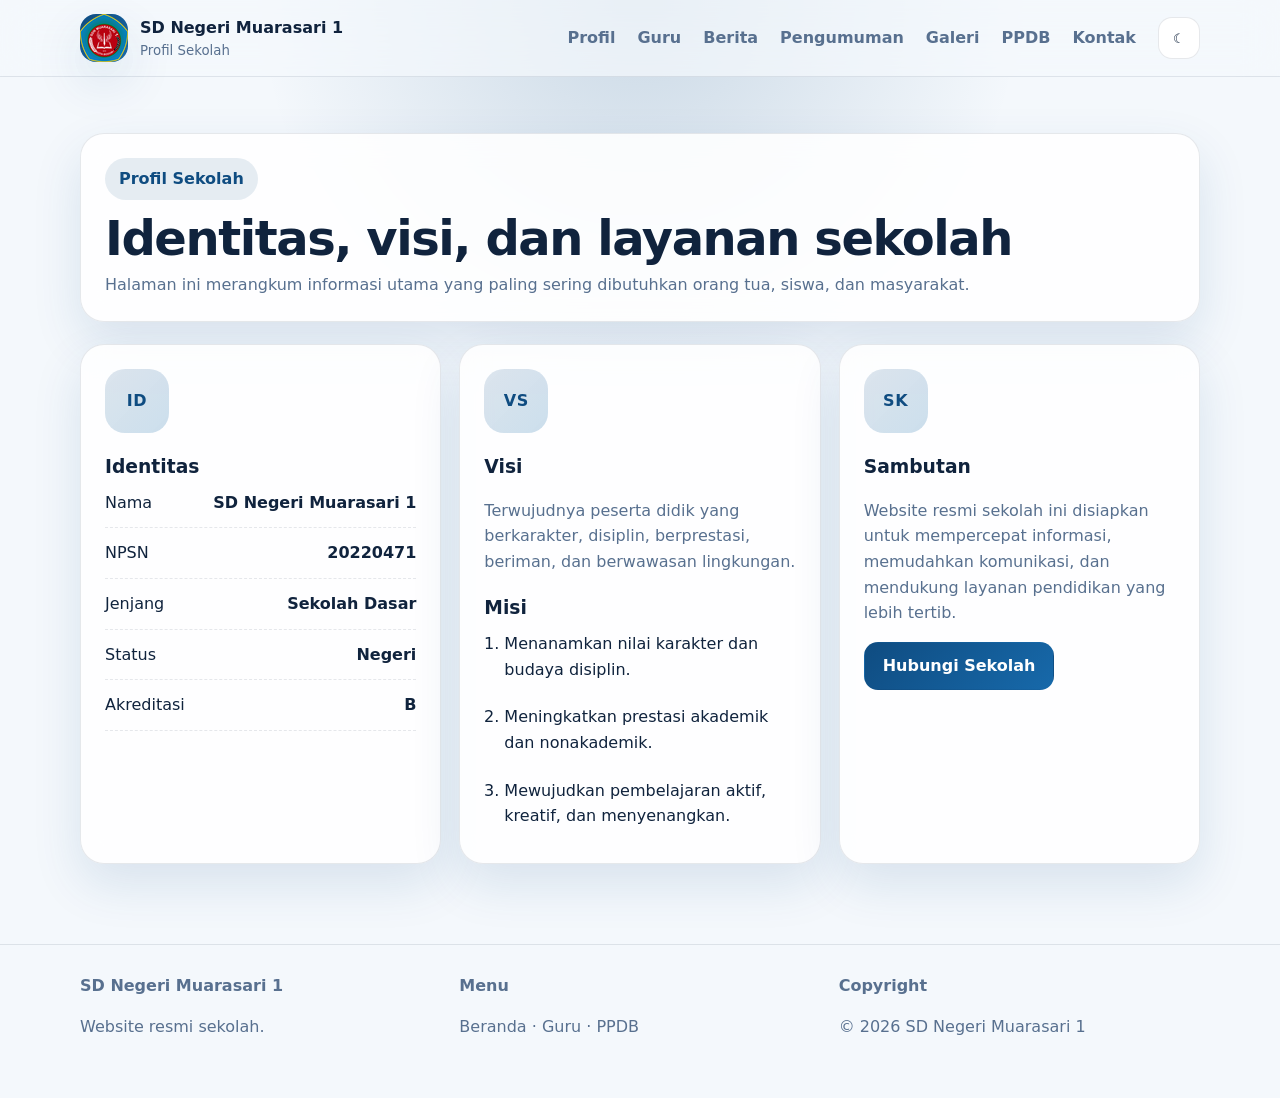
<file: profil.html>
<!doctype html>
<html lang="id" data-theme="light">
<head>
  <meta charset="utf-8">
  <meta name="viewport" content="width=device-width, initial-scale=1">
  <meta name="description" content="Profil resmi SD Negeri Muarasari 1.">
  <meta name="theme-color" content="#0f4c81">
  <title>Profil - SD Negeri Muarasari 1</title>
  <link rel="manifest" href="manifest.json">
  <link rel="stylesheet" href="assets/css/style.css">
  <script defer src="assets/js/app.js"></script>
</head>
<body>
  <div class="progress-bar" id="progressBar"></div>
  <div class="loader" id="loader" aria-hidden="true"><div class="loader__ring"></div><div class="loader__text">SD Negeri Muarasari 1</div></div>

  <header class="site-header">
    <nav class="nav container">
      <a class="brand" href="index.html">
        <span class="brand__logo brand__logo--header">SM1</span>
        <span><strong>SD Negeri Muarasari 1</strong><small>Profil Sekolah</small></span>
      </a>
      <button class="nav__toggle" id="navToggle" aria-label="Buka menu" aria-expanded="false">☰</button>
      <div class="nav__links" id="navLinks">
        <a href="index.html#profil">Profil</a>
        <a href="guru.html">Guru</a>
        <a href="berita.html">Berita</a>
        <a href="pengumuman.html">Pengumuman</a>
        <a href="galeri.html">Galeri</a>
        <a href="ppdb.html">PPDB</a>
        <a href="kontak.html">Kontak</a>
        <button class="theme-btn" id="themeBtn" type="button" aria-label="Ubah tema">☾</button>
      </div>
    </nav>
  </header>

  <main class="page-section">
    <div class="container">
      <div class="section-title reveal is-visible">
        <span>Profil Sekolah</span>
        <h1>Identitas, visi, dan layanan sekolah</h1>
        <p>Halaman ini merangkum informasi utama yang paling sering dibutuhkan orang tua, siswa, dan masyarakat.</p>
      </div>

      <div class="grid cards-3">
        <article class="card person-card reveal is-visible">
          <div class="avatar">ID</div>
          <h3>Identitas</h3>
          <ul class="list">
            <li><span>Nama</span><strong>SD Negeri Muarasari 1</strong></li>
            <li><span>NPSN</span><strong>20220471</strong></li>
            <li><span>Jenjang</span><strong>Sekolah Dasar</strong></li>
            <li><span>Status</span><strong>Negeri</strong></li>
            <li><span>Akreditasi</span><strong>B</strong></li>
          </ul>
        </article>

        <article class="card person-card reveal is-visible">
          <div class="avatar">VS</div>
          <h3>Visi</h3>
          <p>Terwujudnya peserta didik yang berkarakter, disiplin, berprestasi, beriman, dan berwawasan lingkungan.</p>
          <h3>Misi</h3>
          <ol class="list list--ordered">
            <li>Menanamkan nilai karakter dan budaya disiplin.</li>
            <li>Meningkatkan prestasi akademik dan nonakademik.</li>
            <li>Mewujudkan pembelajaran aktif, kreatif, dan menyenangkan.</li>
          </ol>
        </article>

        <article class="card person-card reveal is-visible">
          <div class="avatar">SK</div>
          <h3>Sambutan</h3>
          <p>Website resmi sekolah ini disiapkan untuk mempercepat informasi, memudahkan komunikasi, dan mendukung layanan pendidikan yang lebih tertib.</p>
          <a class="btn btn--primary" href="kontak.html">Hubungi Sekolah</a>
        </article>
      </div>
    </div>
  </main>

  <button class="to-top" id="toTop" aria-label="Kembali ke atas">↑</button>
  <footer class="footer">
    <div class="container footer__grid">
      <div><strong>SD Negeri Muarasari 1</strong><p>Website resmi sekolah.</p></div>
      <div><strong>Menu</strong><p><a href="index.html">Beranda</a> · <a href="guru.html">Guru</a> · <a href="ppdb.html">PPDB</a></p></div>
      <div><strong>Copyright</strong><p>© <span id="year"></span> SD Negeri Muarasari 1</p></div>
    </div>
  </footer>
</body>
</html>
</file>
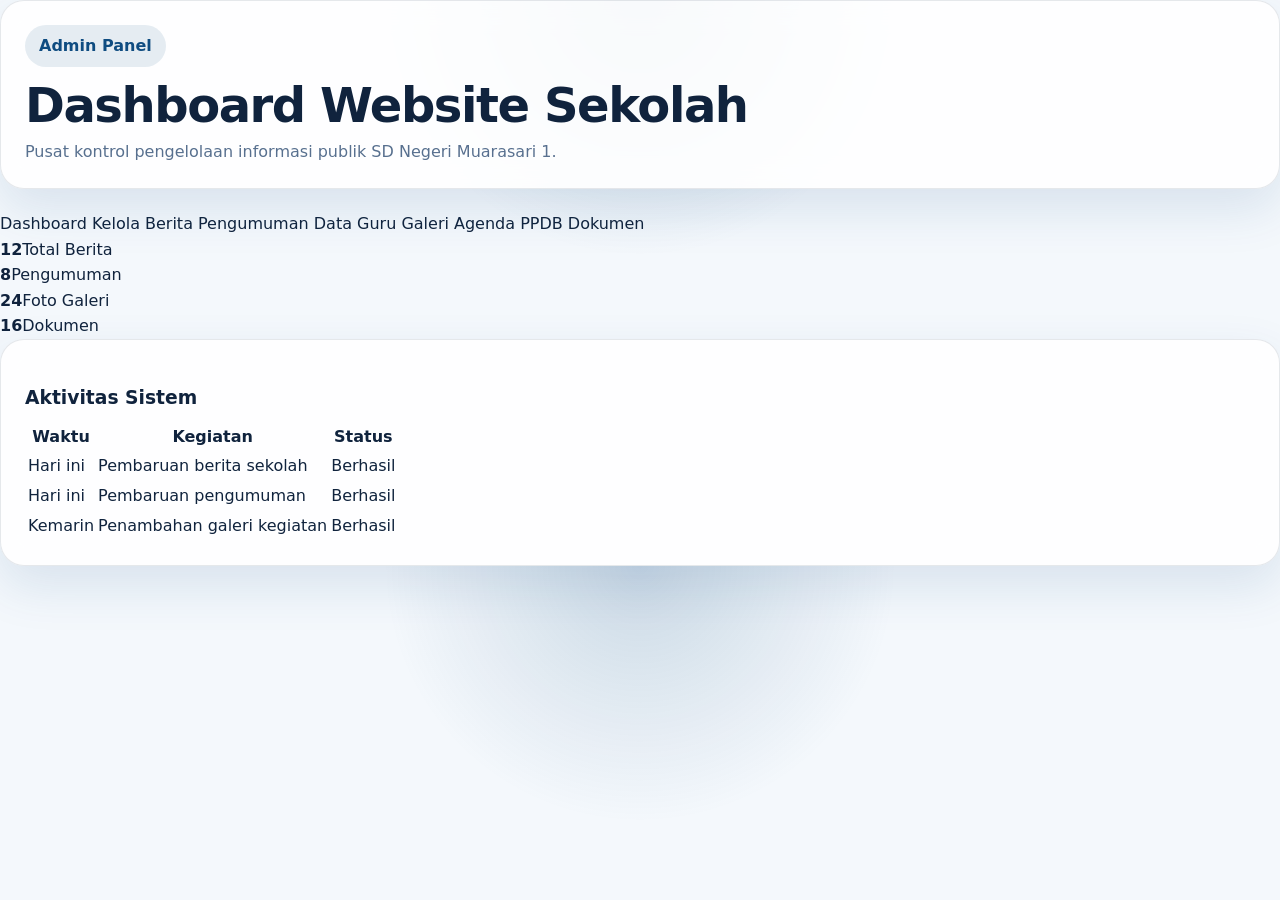
<file: admin/dashboard.html>
<!doctype html>
<html lang="id">
<head>
  <meta charset="utf-8">
  <meta name="viewport" content="width=device-width, initial-scale=1">
  <title>Dashboard Admin | SD Negeri Muarasari 1</title>
  <link rel="stylesheet" href="../assets/css/style.css">
</head>
<body>
  <main class="admin-dashboard">
    <div class="section-title">
      <span>Admin Panel</span>
      <h1>Dashboard Website Sekolah</h1>
      <p>Pusat kontrol pengelolaan informasi publik SD Negeri Muarasari 1.</p>
    </div>
    <div class="dashboard-grid">
      <aside class="sidebar">
        <a href="#" class="active">Dashboard</a>
        <a href="#">Kelola Berita</a>
        <a href="#">Pengumuman</a>
        <a href="#">Data Guru</a>
        <a href="#">Galeri</a>
        <a href="#">Agenda</a>
        <a href="#">PPDB</a>
        <a href="#">Dokumen</a>
      </aside>
      <section class="dashboard-main">
        <div class="kpi-grid">
          <div class="kpi"><strong>12</strong><span>Total Berita</span></div>
          <div class="kpi"><strong>8</strong><span>Pengumuman</span></div>
          <div class="kpi"><strong>24</strong><span>Foto Galeri</span></div>
          <div class="kpi"><strong>16</strong><span>Dokumen</span></div>
        </div>
        <div class="card">
          <h3>Aktivitas Sistem</h3>
          <div class="table-wrap">
            <table class="table">
              <thead><tr><th>Waktu</th><th>Kegiatan</th><th>Status</th></tr></thead>
              <tbody>
                <tr><td>Hari ini</td><td>Pembaruan berita sekolah</td><td>Berhasil</td></tr>
                <tr><td>Hari ini</td><td>Pembaruan pengumuman</td><td>Berhasil</td></tr>
                <tr><td>Kemarin</td><td>Penambahan galeri kegiatan</td><td>Berhasil</td></tr>
              </tbody>
            </table>
          </div>
        </div>
      </section>
    </div>
  </main>
  <script src="../assets/js/app.js"></script>
</body>
</html>
</file>
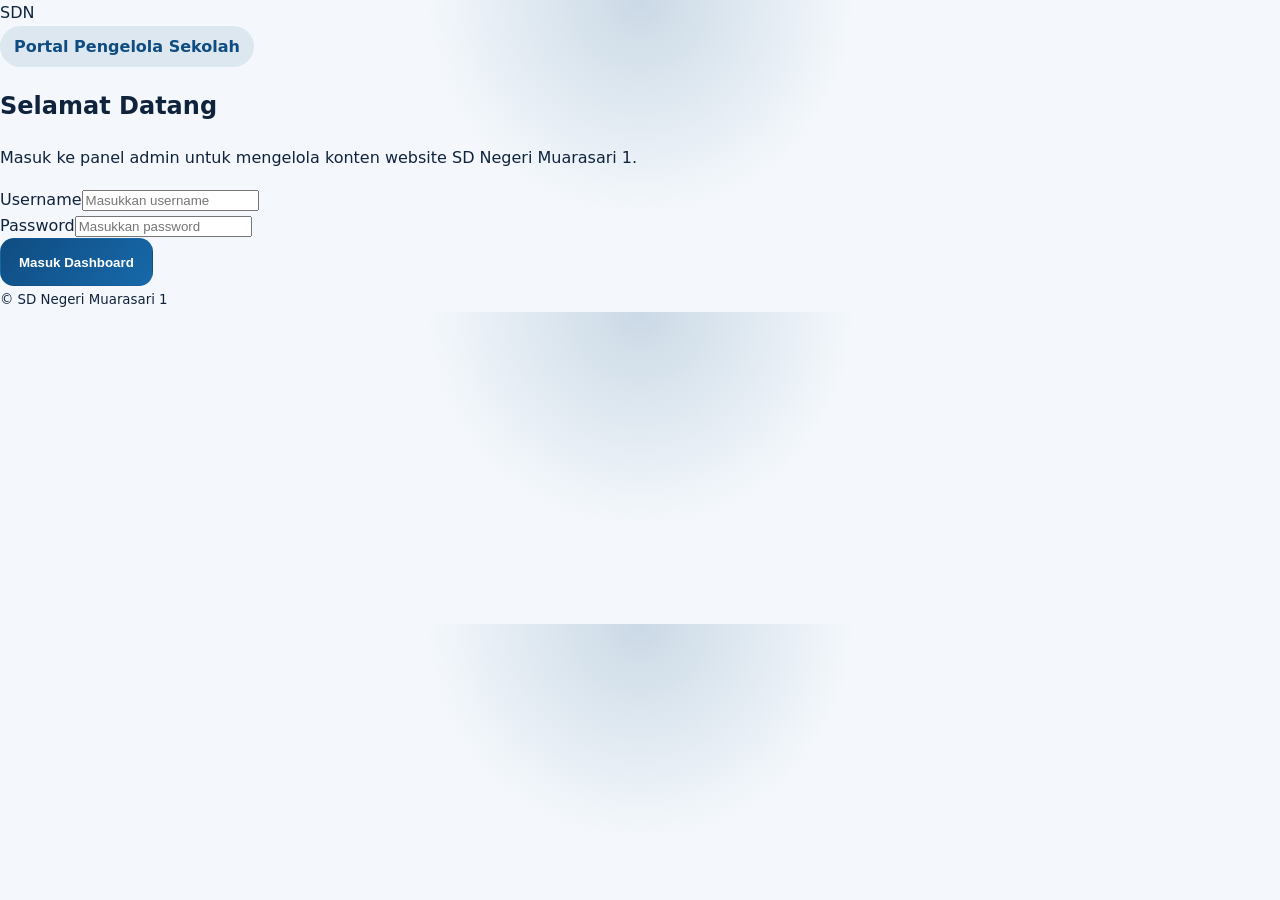
<file: admin/login.html>
<!doctype html>
<html lang="id">
<head>
  <meta charset="utf-8">
  <meta name="viewport" content="width=device-width, initial-scale=1">
  <title>Login Admin | SD Negeri Muarasari 1</title>
  <link rel="stylesheet" href="../assets/css/style.css">
</head>
<body>
  <main class="admin-shell">
    <section class="admin-card">
      <div class="brand-mark">SDN</div>
      <span class="badge">Portal Pengelola Sekolah</span>
      <h1>Selamat Datang</h1>
      <p>Masuk ke panel admin untuk mengelola konten website SD Negeri Muarasari 1.</p>
      <form>
        <div class="field"><label for="user">Username</label><input id="user" type="text" placeholder="Masukkan username"></div>
        <div class="field"><label for="pass">Password</label><input id="pass" type="password" placeholder="Masukkan password"></div>
        <button class="btn btn--primary" type="submit">Masuk Dashboard</button>
      </form>
      <small>© SD Negeri Muarasari 1</small>
    </section>
  </main>
  <script src="../assets/js/app.js"></script>
</body>
</html>
</file>
<file: assets/css/style.css>
:root {
  --bg: #f4f8fc;
  --bg-soft: #edf4fb;
  --surface: rgba(255, 255, 255, 0.86);
  --surface-strong: #ffffff;
  --text: #10233d;
  --muted: #58708f;
  --primary: #0f4c81;
  --primary-2: #1769aa;
  --line: rgba(16, 35, 61, 0.1);
  --shadow: 0 20px 50px rgba(15, 76, 129, 0.12);
  --shadow-strong: 0 28px 60px rgba(15, 76, 129, 0.18);
  --radius: 24px;
}

html[data-theme="dark"] {
  --bg: #07111f;
  --bg-soft: #0b1a2d;
  --surface: rgba(10, 22, 39, 0.84);
  --surface-strong: #0d1a2b;
  --text: #eef5ff;
  --muted: #a6bdd8;
  --primary: #56a3ff;
  --primary-2: #7dc3ff;
  --line: rgba(255, 255, 255, 0.08);
  --shadow: 0 20px 50px rgba(0, 0, 0, 0.35);
  --shadow-strong: 0 28px 60px rgba(0, 0, 0, 0.48);
}

* { box-sizing: border-box; }
html { scroll-behavior: smooth; }
body {
  margin: 0;
  font-family: Inter, system-ui, -apple-system, Segoe UI, sans-serif;
  background: radial-gradient(circle at top, rgba(15, 76, 129, 0.18), transparent 30%), var(--bg);
  color: var(--text);
  line-height: 1.6;
}
a { color: inherit; text-decoration: none; }
img { max-width: 100%; display: block; }
.container { width: min(1120px, calc(100% - 32px)); margin-inline: auto; }

.progress-bar {
  position: fixed; inset: 0 auto auto 0; height: 4px; width: 0;
  background: linear-gradient(90deg, var(--primary), var(--primary-2)); z-index: 9999;
}

.loader {
  position: fixed; inset: 0; background: var(--bg); display: grid; place-items: center;
  gap: 16px; z-index: 9998; transition: opacity .35s ease, visibility .35s ease;
}
.loader.is-hidden { opacity: 0; visibility: hidden; }
.loader__ring {
  width: 56px; height: 56px; border-radius: 50%; border: 5px solid rgba(15, 76, 129, 0.15);
  border-top-color: var(--primary); animation: spin 1s linear infinite;
}
.loader__text { font-weight: 700; letter-spacing: .02em; }

.site-header {
  position: sticky; top: 0; z-index: 100;
  backdrop-filter: blur(18px);
  background: color-mix(in srgb, var(--bg) 72%, transparent);
  border-bottom: 1px solid var(--line);
}
.nav {
  min-height: 76px; display: flex; align-items: center; justify-content: space-between; gap: 16px;
}
.brand { display: flex; align-items: center; gap: 12px; min-width: 0; }
.brand__logo {
  width: 48px; height: 48px; border-radius: 16px; display: grid; place-items: center; flex: 0 0 auto;
  color: #fff; background: linear-gradient(135deg, var(--primary), var(--primary-2)); font-weight: 800;
  box-shadow: var(--shadow); overflow: hidden;
}
.brand__logo img {
  width: 100%; height: 100%; object-fit: cover; display: block;
}
.brand__logo--header { width: 48px; height: 48px; }
.brand__logo--hero { width: 108px; height: 108px; border-radius: 30px; box-shadow: var(--shadow-strong); }
.brand strong, .footer strong { display: block; }
.brand small { display: block; color: var(--muted); }
.nav__toggle {
  display: none; border: 0; background: var(--surface-strong); color: var(--text); font-size: 1.1rem;
  padding: 10px 14px; border-radius: 14px; box-shadow: var(--shadow);
}
.nav__links { display: flex; align-items: center; gap: 22px; }
.nav__links a { color: var(--muted); font-weight: 600; }
.nav__links a:hover { color: var(--primary); }
.theme-btn {
  border: 1px solid var(--line); background: var(--surface-strong); color: var(--text);
  width: 42px; height: 42px; border-radius: 14px; cursor: pointer;
}

.hero { padding: 56px 0 24px; }
.hero__grid { display: grid; grid-template-columns: 1.1fr .9fr; gap: 24px; align-items: stretch; }
.hero__content, .hero__card, .card, .timeline, .page-section .card, .section-title {
  background: var(--surface); border: 1px solid var(--line); box-shadow: var(--shadow);
  border-radius: var(--radius); backdrop-filter: blur(14px);
}
.hero__content { padding: 36px; }
.badge, .section__kicker, .pill {
  display: inline-flex; align-items: center; gap: 8px; padding: 8px 14px; border-radius: 999px;
  background: color-mix(in srgb, var(--primary) 10%, transparent); color: var(--primary); font-weight: 700;
}
.hero h1 { margin: 18px 0 12px; font-size: clamp(2.4rem, 6vw, 4.6rem); line-height: .96; letter-spacing: -.04em; }
.hero__lead { margin: 0; color: var(--muted); font-size: 1.05rem; max-width: 58ch; }
.hero__actions { display: flex; flex-wrap: wrap; gap: 14px; margin-top: 28px; }
.btn {
  display: inline-flex; align-items: center; justify-content: center; min-height: 48px; padding: 0 18px;
  border-radius: 14px; font-weight: 700; border: 1px solid transparent;
}
.btn--primary { background: linear-gradient(135deg, var(--primary), var(--primary-2)); color: #fff; }
.btn--ghost { border-color: var(--line); background: var(--surface-strong); }
.hero__meta {
  margin-top: 28px; display: grid; grid-template-columns: repeat(3, 1fr); gap: 12px;
}
.hero__meta div, .hero__stats article {
  padding: 14px; border: 1px solid var(--line); border-radius: 18px;
  background: color-mix(in srgb, var(--surface-strong) 88%, transparent);
}
.hero__meta strong, .hero__stats strong {
  display: block; font-size: .82rem; color: var(--muted); text-transform: uppercase; letter-spacing: .08em;
}
.hero__meta span, .hero__stats span { display: block; margin-top: 4px; font-weight: 700; }
.hero__card { padding: 28px; display: grid; gap: 20px; }
.hero__visual { display: flex; gap: 18px; align-items: center; }
.hero__visual h2 { margin: 0 0 8px; font-size: 1.45rem; }
.hero__visual p { margin: 0; color: var(--muted); }
.hero__stats { display: grid; grid-template-columns: repeat(2, 1fr); gap: 12px; }

.strip { padding: 8px 0 20px; }
.strip__grid {
  display: grid; grid-template-columns: repeat(3, 1fr); gap: 14px; padding: 18px;
  background: var(--surface); border: 1px solid var(--line); border-radius: 24px; box-shadow: var(--shadow);
}
.strip__grid strong, .card h3, .timeline__item strong, .timeline-item h3 { display: block; margin-bottom: 8px; }
.strip__grid p { margin: 0; color: var(--muted); }

.section { padding: 72px 0; }
.section--alt { background: linear-gradient(180deg, transparent, color-mix(in srgb, var(--primary) 4%, transparent)); }
.section__head { margin-bottom: 24px; }
.section__head h2 { margin: 14px 0 0; font-size: clamp(1.6rem, 4vw, 2.5rem); }
.cards { display: grid; gap: 18px; }
.cards--profile, .cards--ppdb, .cards--news { grid-template-columns: repeat(3, 1fr); }
.card { padding: 24px; }
.card p { color: var(--muted); }
.list { list-style: none; padding: 0; margin: 0; display: grid; gap: 12px; }
.list li { display: flex; justify-content: space-between; gap: 18px; padding-bottom: 12px; border-bottom: 1px dashed var(--line); }
.list--ordered { list-style: decimal; padding-left: 20px; }
.list--ordered li { display: list-item; padding-bottom: 0; border-bottom: 0; margin-bottom: 10px; }
.text-link { font-weight: 700; color: var(--primary); }
.card--news { min-height: 220px; display: grid; align-content: start; gap: 14px; }
.timeline { padding: 10px; display: grid; gap: 10px; }
.timeline__item, .timeline-item {
  padding: 18px; border-radius: 18px; background: color-mix(in srgb, var(--surface-strong) 92%, transparent);
}
.timeline__item span, .timeline-item p { color: var(--muted); margin: 0; }
.gallery { display: grid; grid-template-columns: repeat(3, 1fr); gap: 16px; }
.gallery__item, .gallery-item {
  min-height: 150px; border-radius: 22px; display: grid; place-items: end start; padding: 16px; font-weight: 800;
  color: #fff; background:
    linear-gradient(135deg, rgba(15, 76, 129, 0.66), rgba(23, 105, 170, 0.36)),
    radial-gradient(circle at top, rgba(255,255,255,.2), transparent 32%);
  box-shadow: var(--shadow);
}
.gallery__item:nth-child(2), .gallery__item:nth-child(5), .gallery-item:nth-child(2), .gallery-item:nth-child(5) {
  background: linear-gradient(135deg, rgba(17, 122, 101, 0.7), rgba(11, 87, 71, 0.35));
}
.gallery__item:nth-child(3), .gallery__item:nth-child(6), .gallery-item:nth-child(3), .gallery-item:nth-child(6) {
  background: linear-gradient(135deg, rgba(117, 80, 180, 0.7), rgba(77, 53, 123, 0.35));
}
.contact-grid { display: grid; grid-template-columns: 1fr 1fr; gap: 18px; }
.card--map { min-height: 280px; padding: 12px; }
.map-placeholder {
  height: 100%; min-height: 256px; border-radius: 20px; display: grid; place-items: center; text-align: center;
  background: linear-gradient(135deg, rgba(15, 76, 129, 0.12), rgba(23, 105, 170, 0.08)); color: var(--muted);
}
.map-placeholder span { display: block; font-size: 1.3rem; color: var(--text); font-weight: 800; }
.footer { padding: 28px 0 42px; border-top: 1px solid var(--line); }
.footer__grid { display: grid; grid-template-columns: repeat(3, 1fr); gap: 18px; color: var(--muted); }
.footer a { color: var(--muted); }
.to-top {
  position: fixed; right: 18px; bottom: 18px; width: 46px; height: 46px; border-radius: 50%;
  border: 0; background: linear-gradient(135deg, var(--primary), var(--primary-2)); color: #fff;
  box-shadow: var(--shadow); cursor: pointer; opacity: 0; visibility: hidden; transform: translateY(12px);
  transition: .25s ease;
}
.to-top.is-visible { opacity: 1; visibility: visible; transform: translateY(0); }

.reveal { opacity: 0; transform: translateY(18px); transition: .7s ease; }
.reveal.is-visible { opacity: 1; transform: translateY(0); }

/* Legacy page layout support */
.page-section { padding: 56px 0 80px; }
.section-title {
  padding: 24px; margin-bottom: 22px;
}
.section-title span {
  display: inline-flex; align-items: center; gap: 8px; padding: 8px 14px; border-radius: 999px;
  background: color-mix(in srgb, var(--primary) 10%, transparent); color: var(--primary); font-weight: 700;
}
.section-title h1 {
  margin: 14px 0 8px; font-size: clamp(2rem, 4vw, 3rem); line-height: 1.04; letter-spacing: -.03em;
}
.section-title p { margin: 0; color: var(--muted); }
.grid { display: grid; gap: 18px; }
.cards-2 { grid-template-columns: repeat(2, minmax(0, 1fr)); }
.cards-3 { grid-template-columns: repeat(3, minmax(0, 1fr)); }
.cards-4 { grid-template-columns: repeat(4, minmax(0, 1fr)); }
.person-card { text-align: left; }
.avatar {
  width: 64px; height: 64px; border-radius: 20px; display: grid; place-items: center; margin-bottom: 14px;
  background: linear-gradient(135deg, rgba(15, 76, 129, 0.14), rgba(23, 105, 170, 0.22));
  color: var(--primary); font-weight: 800; letter-spacing: .04em;
}
.gallery-grid { grid-template-columns: repeat(3, minmax(0, 1fr)); }
.gallery-grid .gallery-item { min-height: 180px; }
.nav-wrap {
  min-height: 72px; display: flex; align-items: center; justify-content: space-between; gap: 18px;
}
.nav-links { display: flex; flex-wrap: wrap; align-items: center; gap: 18px; }
.nav-links a { color: var(--muted); font-weight: 600; }
.nav-links a.active, .nav-links a:hover { color: var(--primary); }
.timeline-item { display: grid; gap: 6px; }
.timeline-item h3 { margin: 0; font-size: 1.05rem; }
.timeline-item p { margin: 0; }

@keyframes spin { to { transform: rotate(360deg); } }

@media (max-width: 1080px) {
  .cards-4 { grid-template-columns: repeat(2, minmax(0, 1fr)); }
}

@media (max-width: 960px) {
  .hero__grid, .cards--profile, .cards--news, .cards--ppdb, .contact-grid, .footer__grid, .strip__grid, .cards-2, .cards-3, .gallery-grid {
    grid-template-columns: 1fr;
  }
  .gallery { grid-template-columns: repeat(2, 1fr); }
}

@media (max-width: 760px) {
  .nav { position: relative; }
  .nav__toggle { display: inline-grid; place-items: center; }
  .nav__links {
    position: absolute; left: 16px; right: 16px; top: 84px; display: none; flex-direction: column; align-items: stretch;
    gap: 10px; padding: 16px; background: var(--surface-strong); border: 1px solid var(--line); border-radius: 22px;
    box-shadow: var(--shadow);
  }
  .nav__links.is-open { display: flex; }
  .nav__links a { padding: 8px 0; }
  .nav-wrap { flex-direction: column; align-items: flex-start; }
  .hero { padding-top: 28px; }
  .hero__content, .hero__card, .card, .section-title { padding: 20px; }
  .hero__meta { grid-template-columns: 1fr; }
  .hero__stats { grid-template-columns: 1fr; }
  .gallery { grid-template-columns: 1fr; }
  .cards-4 { grid-template-columns: 1fr; }
  .brand__logo--hero { width: 92px; height: 92px; }
}
</file>
